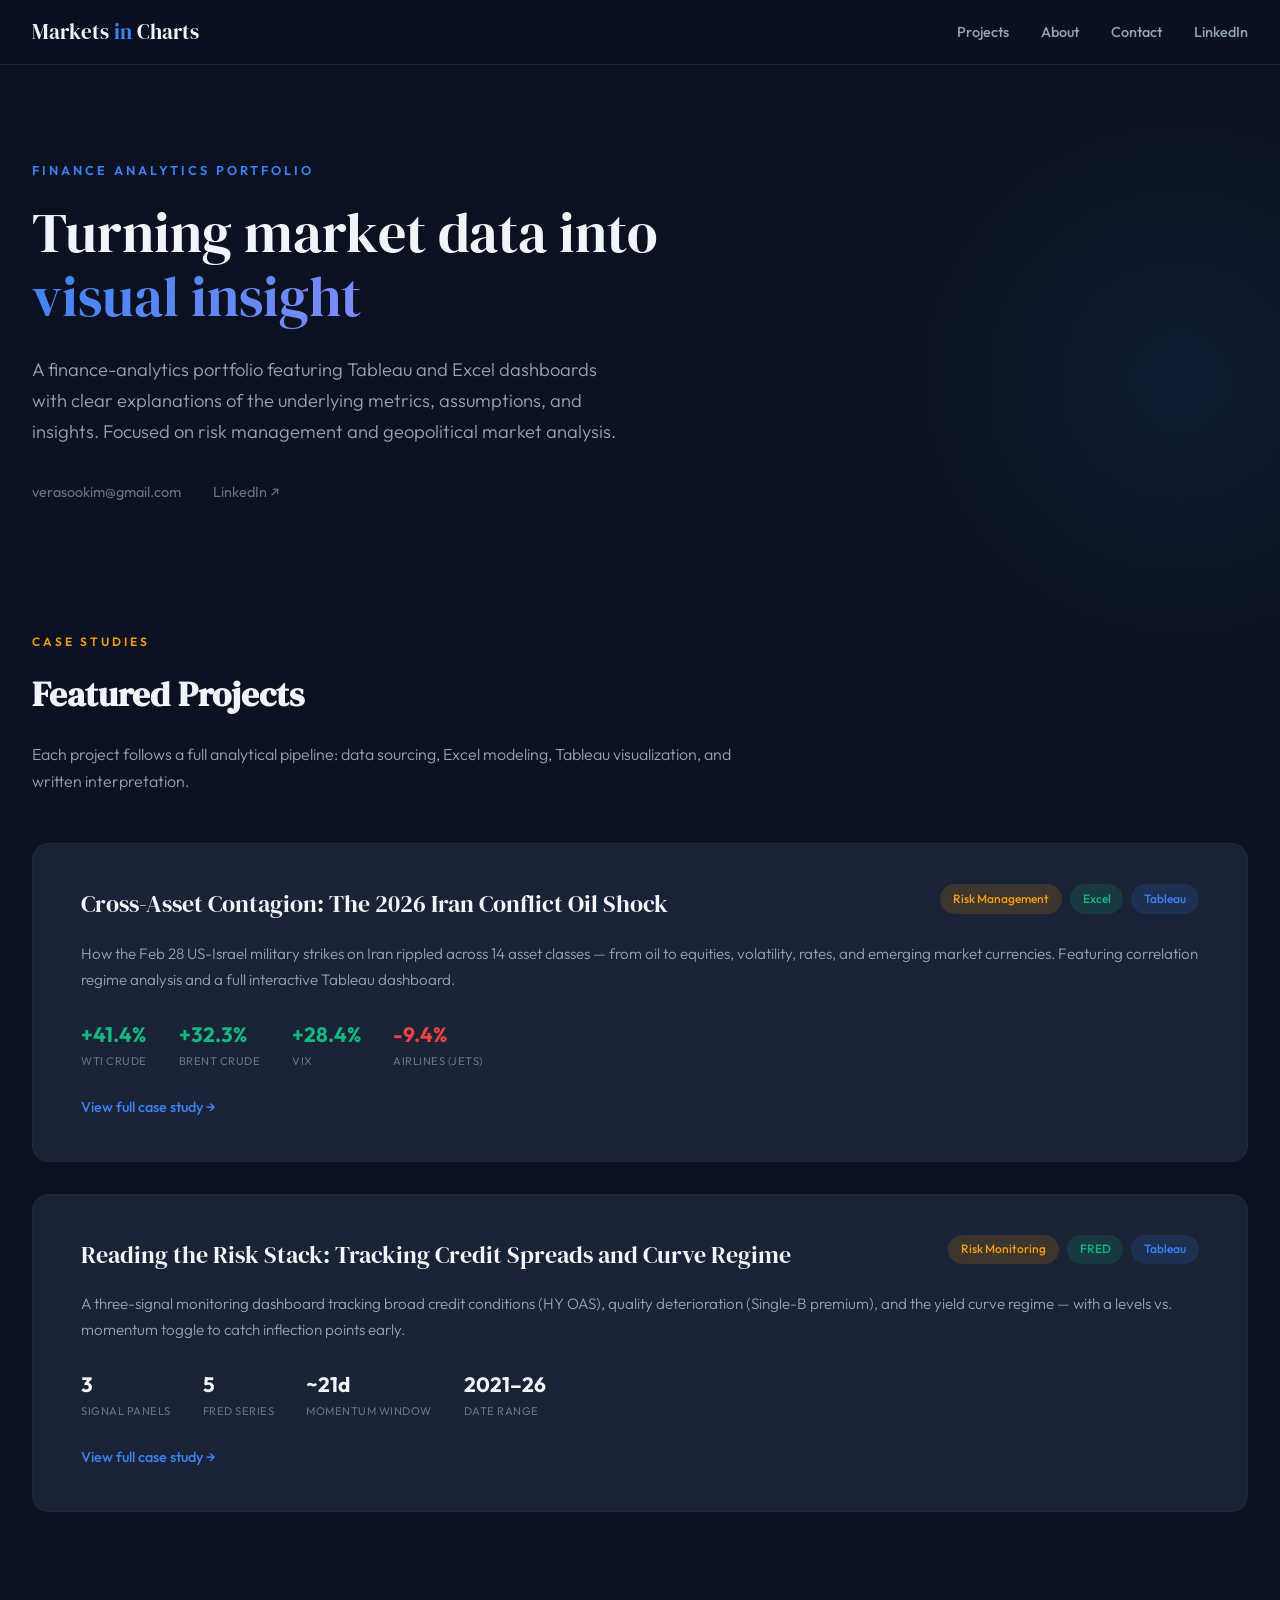
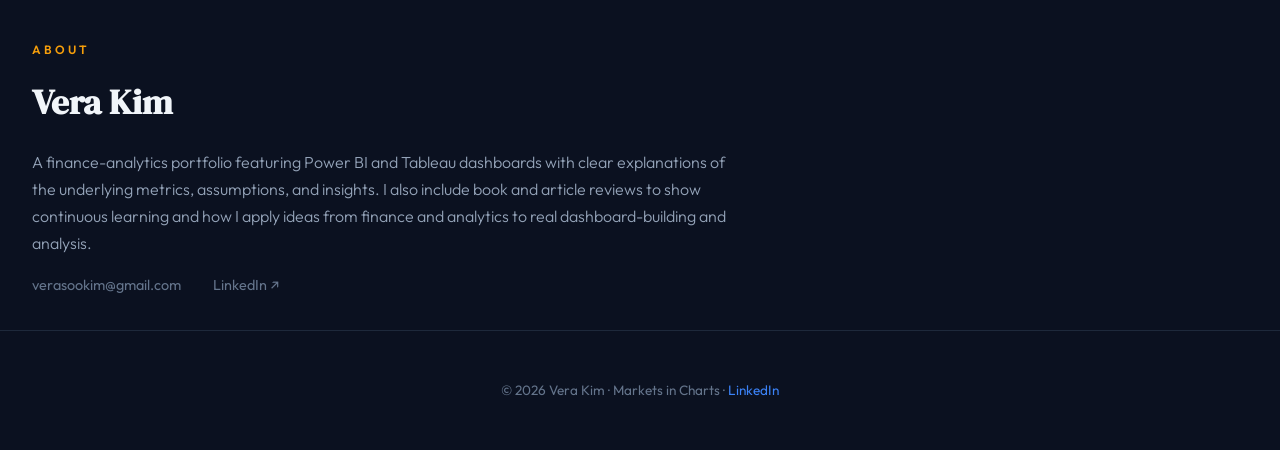
<file: index.html>
<!DOCTYPE html>
<html lang="en">
<head>
    <meta charset="UTF-8">
    <meta name="viewport" content="width=device-width, initial-scale=1.0">
    <title>Markets in Charts | Vera Kim</title>
    <link href="https://fonts.googleapis.com/css2?family=DM+Serif+Display&family=Outfit:wght@300;400;500;600;700&display=swap" rel="stylesheet">
    <link rel="stylesheet" href="/css/style.css">
</head>
<body>

<nav><div class="nav-inner">
    <a href="/" class="nav-logo">Markets <span>in</span> Charts</a>
    <ul class="nav-links">
        <li><a href="/#projects">Projects</a></li>
        <li><a href="/#about">About</a></li>
        <li><a href="mailto:verasookim@gmail.com">Contact</a></li>
        <li><a href="https://www.linkedin.com/in/vera-sookyung-kim/" target="_blank">LinkedIn</a></li>
    </ul> 
</div></nav>

<header class="hero"><div class="fade-in">
    <p class="hero-eyebrow">Finance Analytics Portfolio</p>
    <h1>Turning market data into <em>visual insight</em></h1>
    <p class="hero-subtitle">A finance-analytics portfolio featuring Tableau and Excel dashboards with clear explanations of the underlying metrics, assumptions, and insights. Focused on risk management and geopolitical market analysis.</p>
    <div class="hero-meta">
        <a href="mailto:verasookim@gmail.com">verasookim@gmail.com</a>
        <a href="https://www.linkedin.com/in/vera-sookyung-kim/" target="_blank">LinkedIn &#8599;</a>
    </div>
</div></header>

<section id="projects"><div class="container">
    <p class="section-label">Case Studies</p>
    <h2 class="section-title">Featured Projects</h2>
    <p class="section-desc">Each project follows a full analytical pipeline: data sourcing, Excel modeling, Tableau visualization, and written interpretation.</p>

    <div class="project-grid">

        <!-- PROJECT 1: Iran Conflict -->
        <a href="projects/iran-conflict.html" class="preview-card fade-in">
            <div class="preview-card-inner">
                <div class="preview-card-top">
                    <h3>Cross-Asset Contagion: The 2026 Iran Conflict Oil Shock</h3>
                    <div class="project-tags">
                        <span class="tag tag-risk">Risk Management</span>
                        <span class="tag tag-excel">Excel</span>
                        <span class="tag tag-tableau">Tableau</span>
                    </div>
                </div>
                <p>How the Feb 28 US-Israel military strikes on Iran rippled across 14 asset classes &mdash; from oil to equities, volatility, rates, and emerging market currencies. Featuring correlation regime analysis and a full interactive Tableau dashboard.</p>
                <div class="preview-metrics">
                    <div>
                        <div class="preview-metric-value" style="color: var(--accent-green);">+41.4%</div>
                        <div class="preview-metric-label">WTI Crude</div>
                    </div>
                    <div>
                        <div class="preview-metric-value" style="color: var(--accent-green);">+32.3%</div>
                        <div class="preview-metric-label">Brent Crude</div>
                    </div>
                    <div>
                        <div class="preview-metric-value" style="color: var(--accent-green);">+28.4%</div>
                        <div class="preview-metric-label">VIX</div>
                    </div>
                    <div>
                        <div class="preview-metric-value" style="color: var(--accent-red);">-9.4%</div>
                        <div class="preview-metric-label">Airlines (JETS)</div>
                    </div>
                </div>
                <div class="preview-cta">View full case study &#8594;</div>
            </div>
        </a>

        <!-- PROJECT 2: Market Pulse Dashboard -->
        <a href="projects/reading-the-risk-stack.html" class="preview-card fade-in fade-in-d1">
            <div class="preview-card-inner">
                <div class="preview-card-top">
                    <h3>Reading the Risk Stack: Tracking Credit Spreads and Curve Regime</h3>
                    <div class="project-tags">
                        <span class="tag tag-risk">Risk Monitoring</span>
                        <span class="tag tag-excel">FRED</span>
                        <span class="tag tag-tableau">Tableau</span>
                    </div>
                </div>
                <p>A three-signal monitoring dashboard tracking broad credit conditions (HY OAS), quality deterioration (Single-B premium), and the yield curve regime &mdash; with a levels vs. momentum toggle to catch inflection points early.</p>
                <div class="preview-metrics">
                    <div>
                        <div class="preview-metric-value">3</div>
                        <div class="preview-metric-label">Signal Panels</div>
                    </div>
                    <div>
                        <div class="preview-metric-value">5</div>
                        <div class="preview-metric-label">FRED Series</div>
                    </div>
                    <div>
                        <div class="preview-metric-value">~21d</div>
                        <div class="preview-metric-label">Momentum Window</div>
                    </div>
                    <div>
                        <div class="preview-metric-value">2021&ndash;26</div>
                        <div class="preview-metric-label">Date Range</div>
                    </div>
                </div>
                <div class="preview-cta">View full case study &#8594;</div>
            </div>
        </a>

    </div>
</div></section>

<section id="about" style="padding-bottom: 2rem;"><div class="container">
    <p class="section-label">About</p>
    <h2 class="section-title">Vera Kim</h2>
    <p class="section-desc" style="margin-bottom: 1rem;">A finance-analytics portfolio featuring Power BI and Tableau dashboards with clear explanations of the underlying metrics, assumptions, and insights. I also include book and article reviews to show continuous learning and how I apply ideas from finance and analytics to real dashboard-building and analysis.</p>
    <div class="hero-meta">
        <a href="mailto:verasookim@gmail.com">verasookim@gmail.com</a>
        <a href="https://www.linkedin.com/in/vera-sookyung-kim/" target="_blank">LinkedIn &#8599;</a>
    </div>
</div></section>

<footer><p>&copy; 2026 Vera Kim &middot; Markets in Charts &middot; <a href="https://www.linkedin.com/in/vera-sookyung-kim/" target="_blank">LinkedIn</a></p></footer>

</body>
</html>
</file>
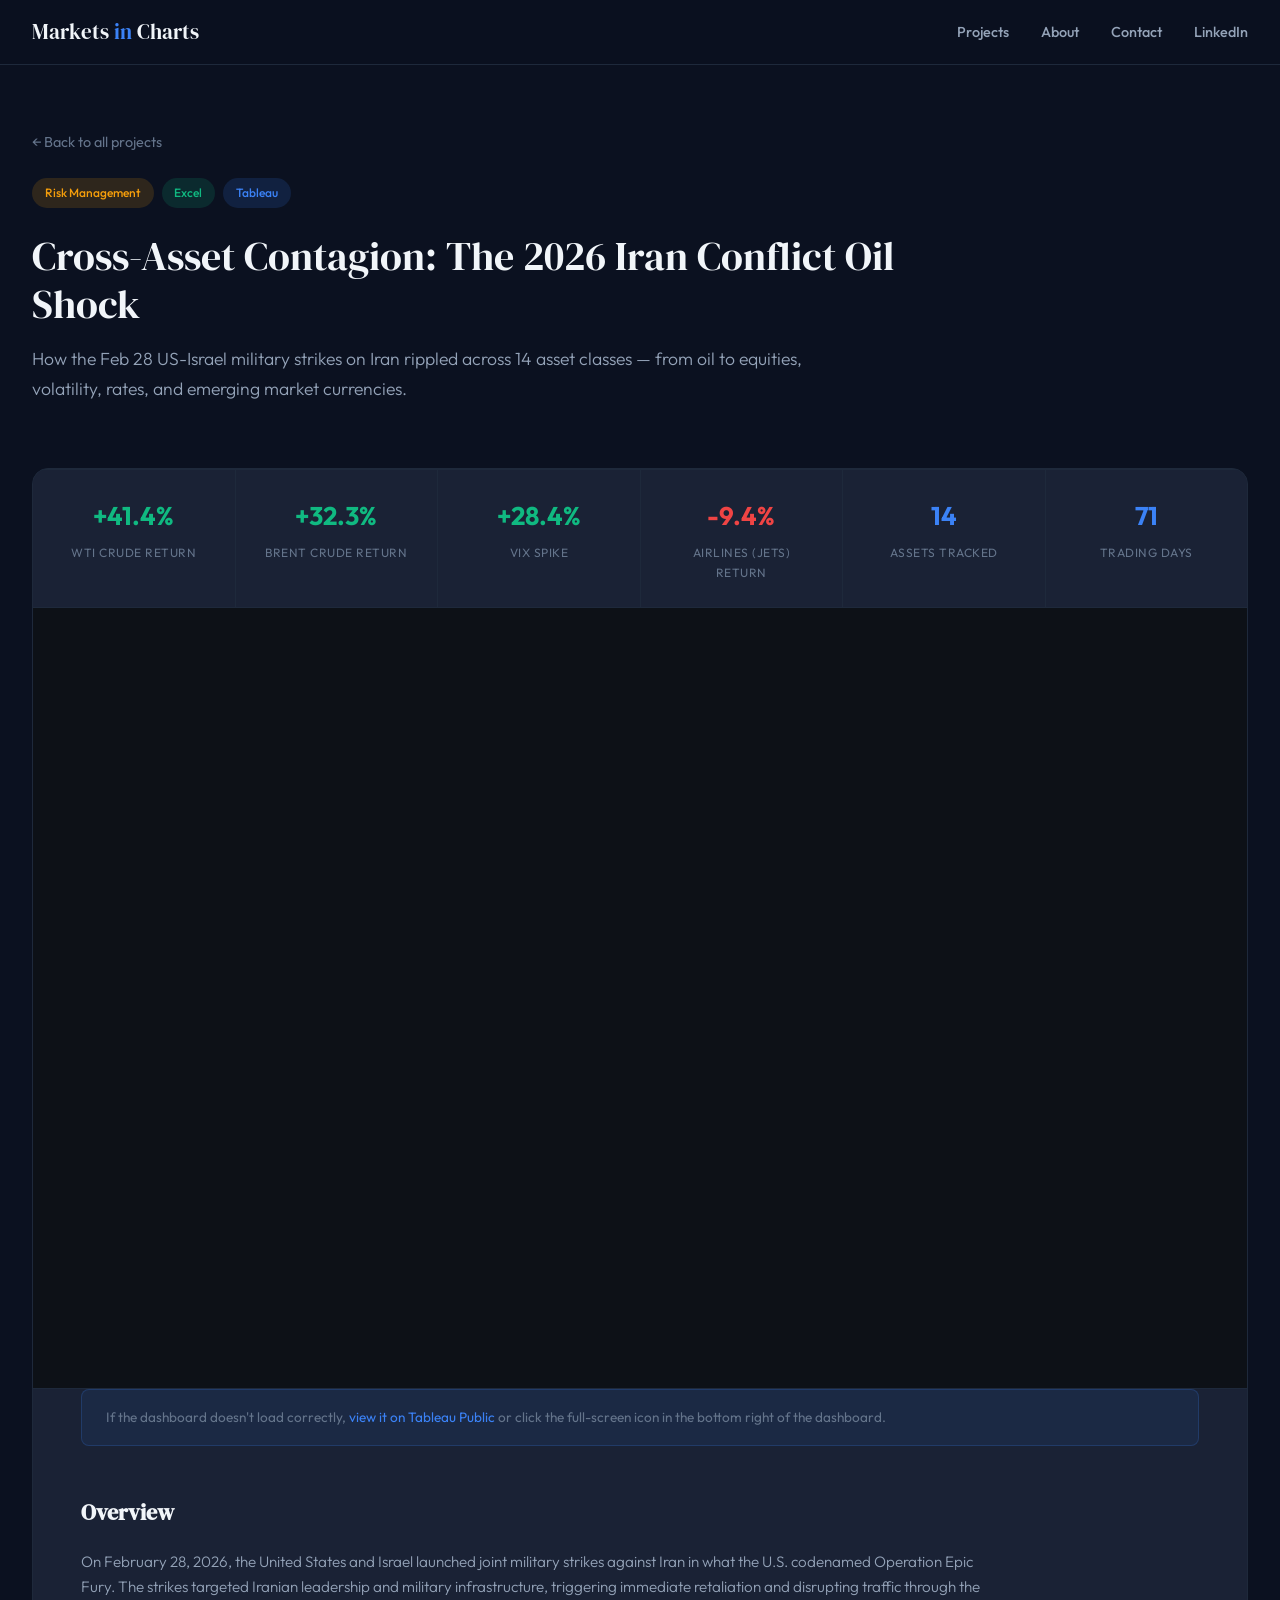
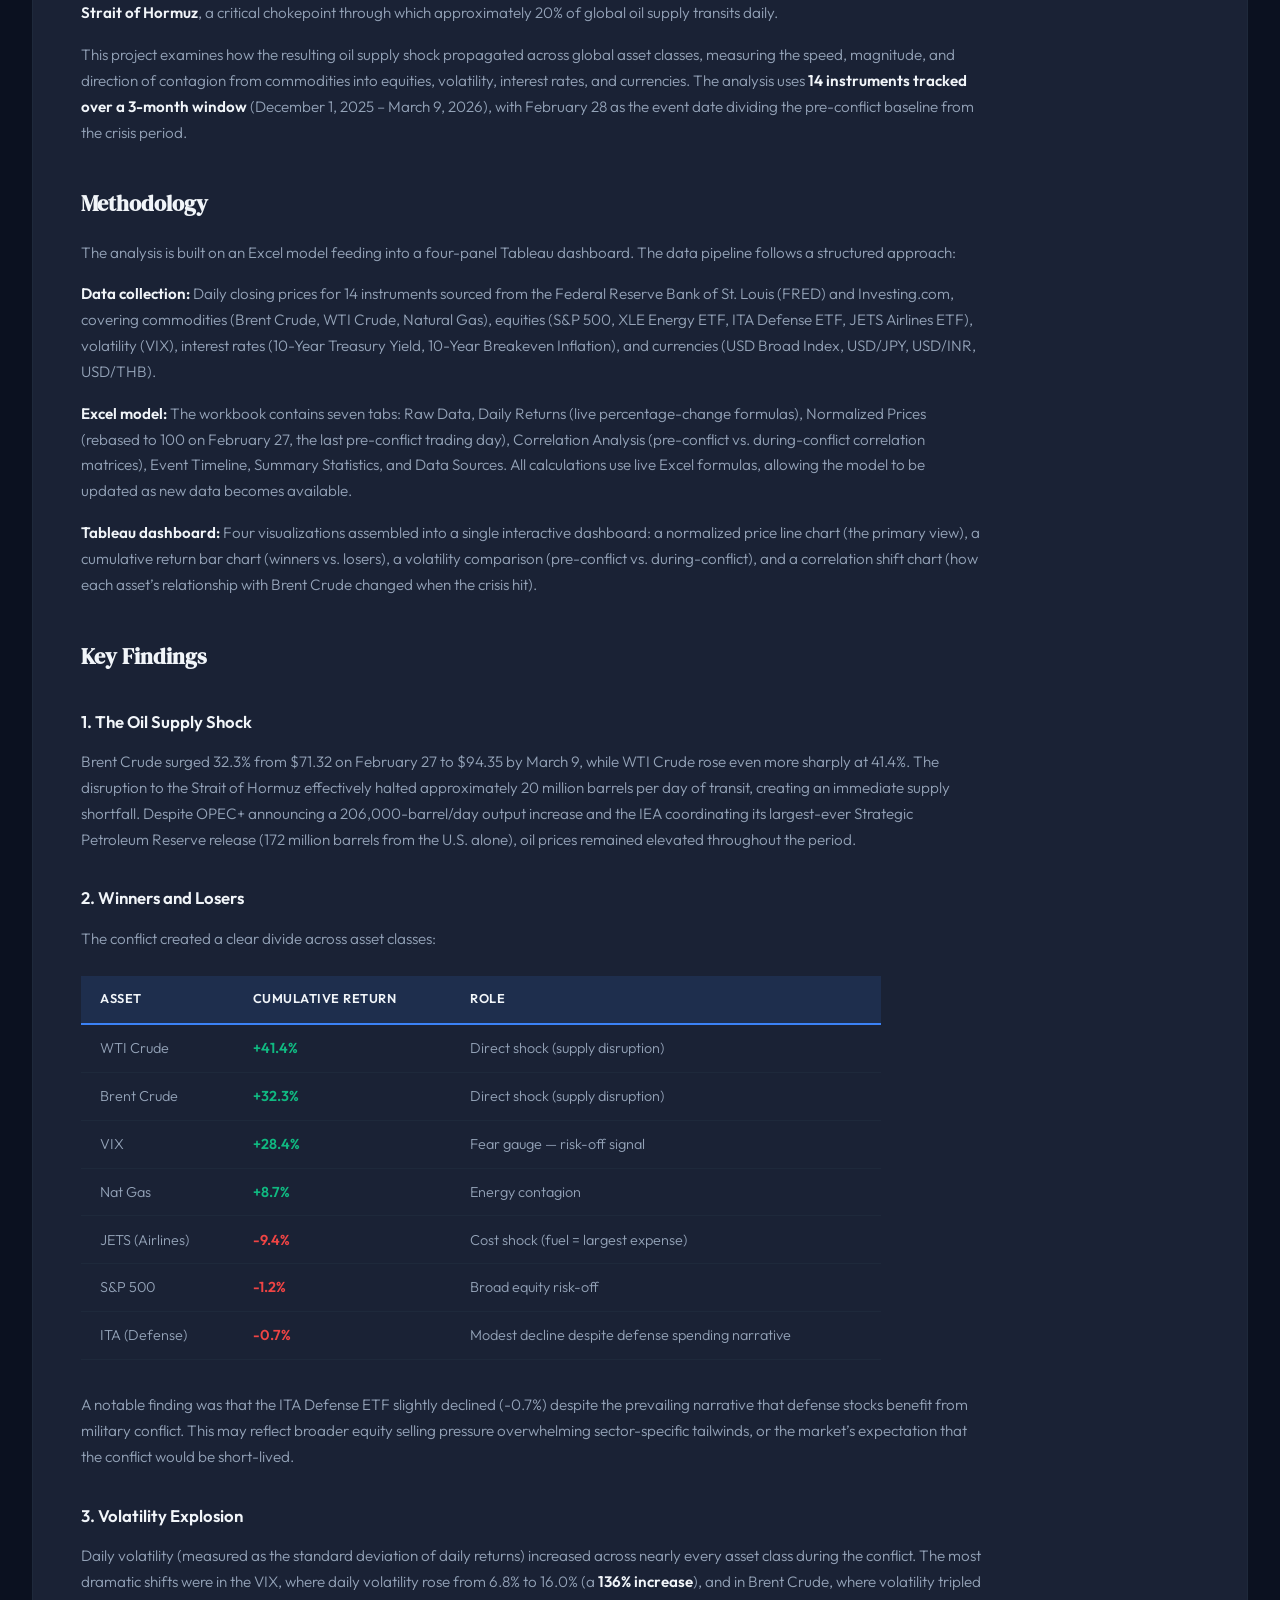
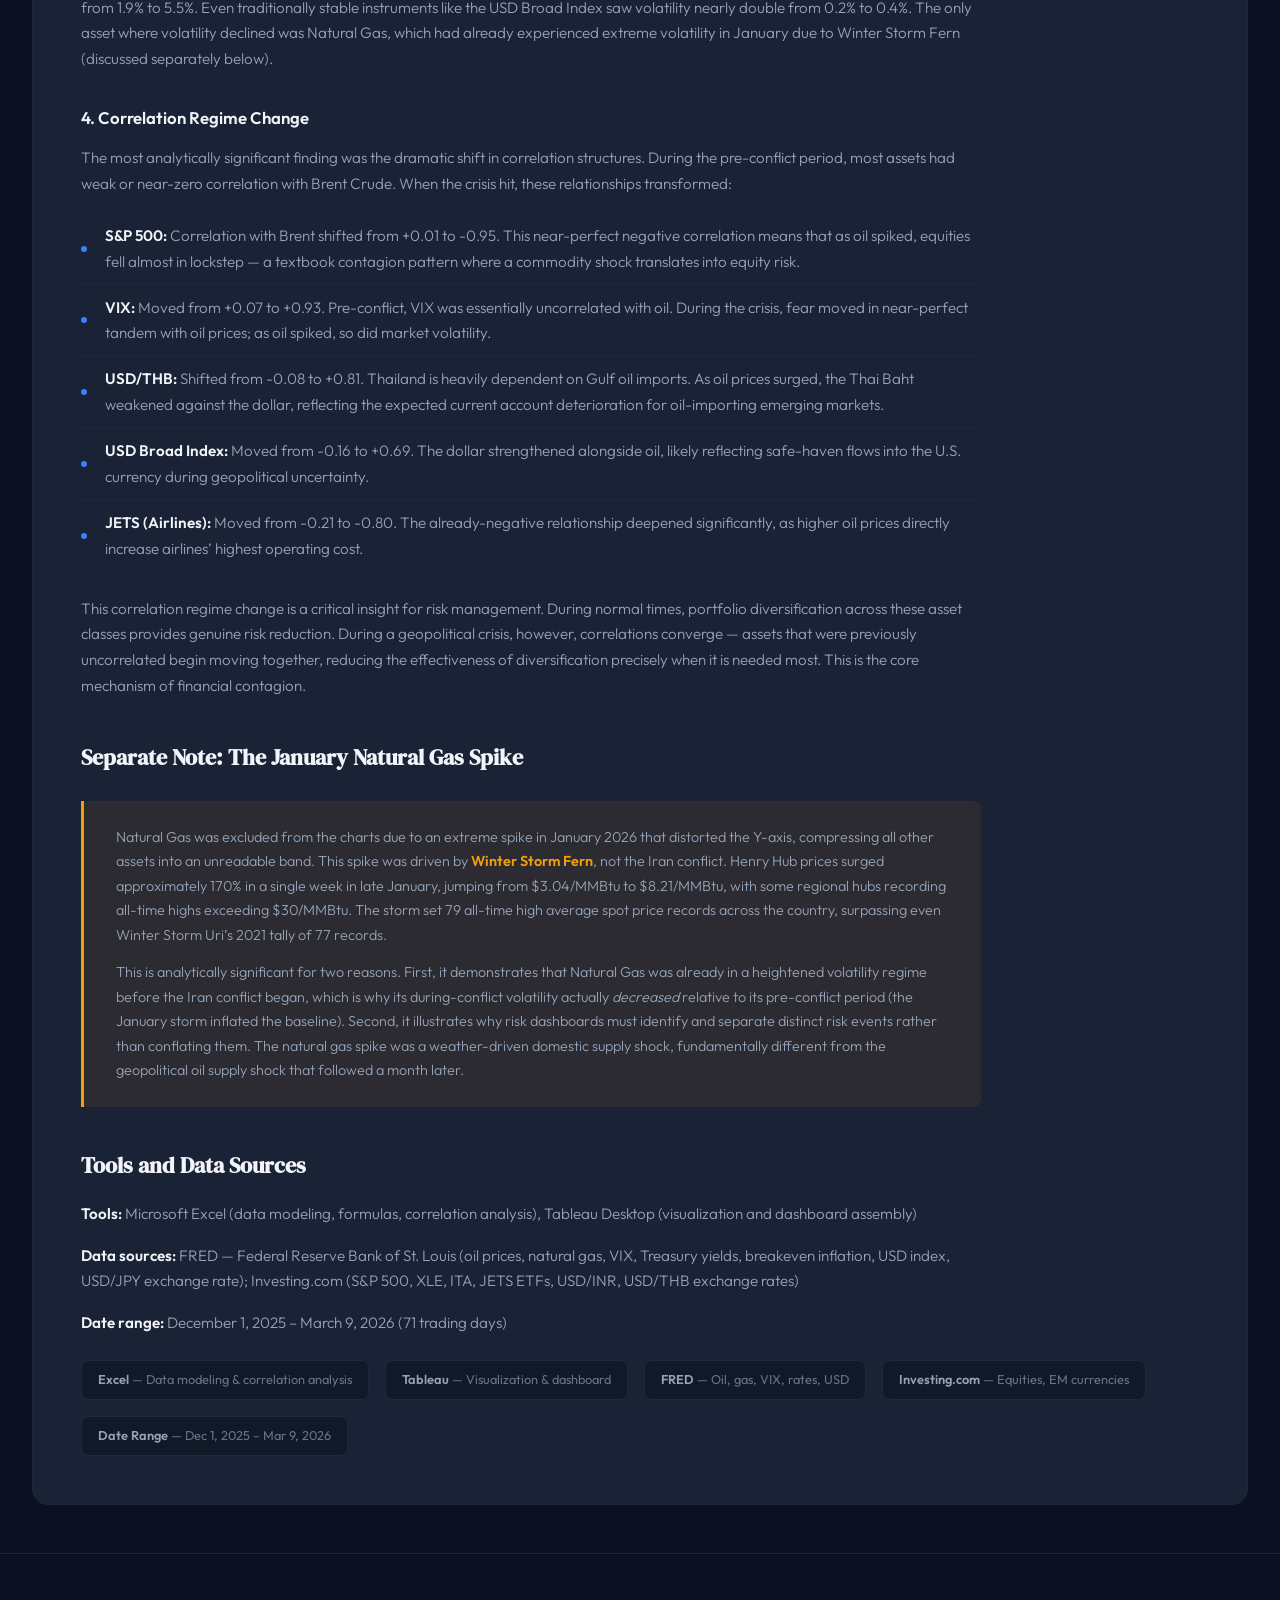
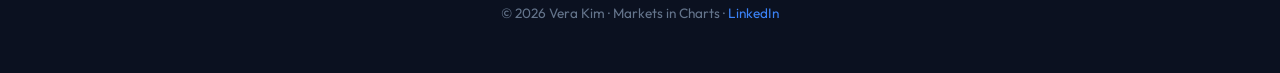
<file: projects/iran-conflict.html>
<!DOCTYPE html>
<html lang="en">
<head>
    <meta charset="UTF-8">
    <meta name="viewport" content="width=device-width, initial-scale=1.0">
    <title>Iran Conflict Oil Shock | Markets in Charts</title>
    <link href="https://fonts.googleapis.com/css2?family=DM+Serif+Display&family=Outfit:wght@300;400;500;600;700&display=swap" rel="stylesheet">
    <link rel="stylesheet" href="/css/style.css">
</head>
<body>

<nav><div class="nav-inner">
    <a href="/" class="nav-logo">Markets <span>in</span> Charts</a>
    <ul class="nav-links">
        <li><a href="/#projects">Projects</a></li>
        <li><a href="/#about">About</a></li>
        <li><a href="mailto:verasookim@gmail.com">Contact</a></li>
        <li><a href="https://www.linkedin.com/in/vera-sookyung-kim/" target="_blank">LinkedIn</a></li>
    </ul>
</div></nav>

<div class="project-page-header">
    <a href="/" class="back-link">&#8592; Back to all projects</a>
    <div class="project-tags" style="margin-bottom: 1.5rem;">
        <span class="tag tag-risk">Risk Management</span>
        <span class="tag tag-excel">Excel</span>
        <span class="tag tag-tableau">Tableau</span>
    </div>
    <h1>Cross-Asset Contagion: The 2026 Iran Conflict Oil Shock</h1>
    <p class="project-page-subtitle">How the Feb 28 US-Israel military strikes on Iran rippled across 14 asset classes &mdash; from oil to equities, volatility, rates, and emerging market currencies.</p>
</div>

<article class="project-card">

    <div class="metrics-bar">
        <div class="metric"><div class="metric-value up">+41.4%</div><div class="metric-label">WTI Crude Return</div></div>
        <div class="metric"><div class="metric-value up">+32.3%</div><div class="metric-label">Brent Crude Return</div></div>
        <div class="metric"><div class="metric-value up">+28.4%</div><div class="metric-label">VIX Spike</div></div>
        <div class="metric"><div class="metric-value down">-9.4%</div><div class="metric-label">Airlines (JETS) Return</div></div>
        <div class="metric"><div class="metric-value neutral">14</div><div class="metric-label">Assets Tracked</div></div>
        <div class="metric"><div class="metric-value neutral">71</div><div class="metric-label">Trading Days</div></div>
    </div>

    <div class="tableau-wrapper">
        <iframe src="https://public.tableau.com/views/IranConflictOilShock/IranConflictCross-AssetContagion?:embed=y&:display_count=yes&:showVizHome=no&:toolbar=yes" allowfullscreen></iframe>
    </div>

    <div class="embed-note">
        If the dashboard doesn't load correctly, <a href="https://public.tableau.com/views/IranConflictOilShock/IranConflictCross-AssetContagion" target="_blank">view it on Tableau Public</a> or click the full-screen icon in the bottom right of the dashboard.
    </div>

    <div class="writeup">

        <h3>Overview</h3>
        <p>On February 28, 2026, the United States and Israel launched joint military strikes against Iran in what the U.S. codenamed Operation Epic Fury. The strikes targeted Iranian leadership and military infrastructure, triggering immediate retaliation and disrupting traffic through the <strong>Strait of Hormuz</strong>, a critical chokepoint through which approximately 20% of global oil supply transits daily.</p>
        <p>This project examines how the resulting oil supply shock propagated across global asset classes, measuring the speed, magnitude, and direction of contagion from commodities into equities, volatility, interest rates, and currencies. The analysis uses <strong>14 instruments tracked over a 3-month window</strong> (December 1, 2025 &ndash; March 9, 2026), with February 28 as the event date dividing the pre-conflict baseline from the crisis period.</p>

        <h3>Methodology</h3>
        <p>The analysis is built on an Excel model feeding into a four-panel Tableau dashboard. The data pipeline follows a structured approach:</p>
        <p><strong>Data collection:</strong> Daily closing prices for 14 instruments sourced from the Federal Reserve Bank of St. Louis (FRED) and Investing.com, covering commodities (Brent Crude, WTI Crude, Natural Gas), equities (S&amp;P 500, XLE Energy ETF, ITA Defense ETF, JETS Airlines ETF), volatility (VIX), interest rates (10-Year Treasury Yield, 10-Year Breakeven Inflation), and currencies (USD Broad Index, USD/JPY, USD/INR, USD/THB).</p>
        <p><strong>Excel model:</strong> The workbook contains seven tabs: Raw Data, Daily Returns (live percentage-change formulas), Normalized Prices (rebased to 100 on February 27, the last pre-conflict trading day), Correlation Analysis (pre-conflict vs. during-conflict correlation matrices), Event Timeline, Summary Statistics, and Data Sources. All calculations use live Excel formulas, allowing the model to be updated as new data becomes available.</p>
        <p><strong>Tableau dashboard:</strong> Four visualizations assembled into a single interactive dashboard: a normalized price line chart (the primary view), a cumulative return bar chart (winners vs. losers), a volatility comparison (pre-conflict vs. during-conflict), and a correlation shift chart (how each asset&rsquo;s relationship with Brent Crude changed when the crisis hit).</p>

        <h3>Key Findings</h3>

        <h4>1. The Oil Supply Shock</h4>
        <p>Brent Crude surged 32.3% from $71.32 on February 27 to $94.35 by March 9, while WTI Crude rose even more sharply at 41.4%. The disruption to the Strait of Hormuz effectively halted approximately 20 million barrels per day of transit, creating an immediate supply shortfall. Despite OPEC+ announcing a 206,000-barrel/day output increase and the IEA coordinating its largest-ever Strategic Petroleum Reserve release (172 million barrels from the U.S. alone), oil prices remained elevated throughout the period.</p>

        <h4>2. Winners and Losers</h4>
        <p>The conflict created a clear divide across asset classes:</p>
        <table class="data-table">
            <thead><tr><th>Asset</th><th>Cumulative Return</th><th>Role</th></tr></thead>
            <tbody>
                <tr><td>WTI Crude</td><td class="val-up">+41.4%</td><td>Direct shock (supply disruption)</td></tr>
                <tr><td>Brent Crude</td><td class="val-up">+32.3%</td><td>Direct shock (supply disruption)</td></tr>
                <tr><td>VIX</td><td class="val-up">+28.4%</td><td>Fear gauge &mdash; risk-off signal</td></tr>
                <tr><td>Nat Gas</td><td class="val-up">+8.7%</td><td>Energy contagion</td></tr>
                <tr><td>JETS (Airlines)</td><td class="val-down">-9.4%</td><td>Cost shock (fuel = largest expense)</td></tr>
                <tr><td>S&amp;P 500</td><td class="val-down">-1.2%</td><td>Broad equity risk-off</td></tr>
                <tr><td>ITA (Defense)</td><td class="val-down">-0.7%</td><td>Modest decline despite defense spending narrative</td></tr>
            </tbody>
        </table>
        <p>A notable finding was that the ITA Defense ETF slightly declined (-0.7%) despite the prevailing narrative that defense stocks benefit from military conflict. This may reflect broader equity selling pressure overwhelming sector-specific tailwinds, or the market&rsquo;s expectation that the conflict would be short-lived.</p>

        <h4>3. Volatility Explosion</h4>
        <p>Daily volatility (measured as the standard deviation of daily returns) increased across nearly every asset class during the conflict. The most dramatic shifts were in the VIX, where daily volatility rose from 6.8% to 16.0% (a <strong>136% increase</strong>), and in Brent Crude, where volatility tripled from 1.9% to 5.5%. Even traditionally stable instruments like the USD Broad Index saw volatility nearly double from 0.2% to 0.4%. The only asset where volatility declined was Natural Gas, which had already experienced extreme volatility in January due to Winter Storm Fern (discussed separately below).</p>

        <h4>4. Correlation Regime Change</h4>
        <p>The most analytically significant finding was the dramatic shift in correlation structures. During the pre-conflict period, most assets had weak or near-zero correlation with Brent Crude. When the crisis hit, these relationships transformed:</p>
        <ul>
            <li><strong>S&amp;P 500:</strong> Correlation with Brent shifted from +0.01 to -0.95. This near-perfect negative correlation means that as oil spiked, equities fell almost in lockstep &mdash; a textbook contagion pattern where a commodity shock translates into equity risk.</li>
            <li><strong>VIX:</strong> Moved from +0.07 to +0.93. Pre-conflict, VIX was essentially uncorrelated with oil. During the crisis, fear moved in near-perfect tandem with oil prices; as oil spiked, so did market volatility.</li>
            <li><strong>USD/THB:</strong> Shifted from -0.08 to +0.81. Thailand is heavily dependent on Gulf oil imports. As oil prices surged, the Thai Baht weakened against the dollar, reflecting the expected current account deterioration for oil-importing emerging markets.</li>
            <li><strong>USD Broad Index:</strong> Moved from -0.16 to +0.69. The dollar strengthened alongside oil, likely reflecting safe-haven flows into the U.S. currency during geopolitical uncertainty.</li>
            <li><strong>JETS (Airlines):</strong> Moved from -0.21 to -0.80. The already-negative relationship deepened significantly, as higher oil prices directly increase airlines&rsquo; highest operating cost.</li>
        </ul>
        <p>This correlation regime change is a critical insight for risk management. During normal times, portfolio diversification across these asset classes provides genuine risk reduction. During a geopolitical crisis, however, correlations converge &mdash; assets that were previously uncorrelated begin moving together, reducing the effectiveness of diversification precisely when it is needed most. This is the core mechanism of financial contagion.</p>

        <h3>Separate Note: The January Natural Gas Spike</h3>
        <div class="callout">
            <p>Natural Gas was excluded from the charts due to an extreme spike in January 2026 that distorted the Y-axis, compressing all other assets into an unreadable band. This spike was driven by <strong>Winter Storm Fern</strong>, not the Iran conflict. Henry Hub prices surged approximately 170% in a single week in late January, jumping from $3.04/MMBtu to $8.21/MMBtu, with some regional hubs recording all-time highs exceeding $30/MMBtu. The storm set 79 all-time high average spot price records across the country, surpassing even Winter Storm Uri&rsquo;s 2021 tally of 77 records.</p>
            <p>This is analytically significant for two reasons. First, it demonstrates that Natural Gas was already in a heightened volatility regime before the Iran conflict began, which is why its during-conflict volatility actually <em>decreased</em> relative to its pre-conflict period (the January storm inflated the baseline). Second, it illustrates why risk dashboards must identify and separate distinct risk events rather than conflating them. The natural gas spike was a weather-driven domestic supply shock, fundamentally different from the geopolitical oil supply shock that followed a month later.</p>
        </div>

        <h3>Tools and Data Sources</h3>
        <p><strong>Tools:</strong> Microsoft Excel (data modeling, formulas, correlation analysis), Tableau Desktop (visualization and dashboard assembly)</p>
        <p><strong>Data sources:</strong> FRED &mdash; Federal Reserve Bank of St. Louis (oil prices, natural gas, VIX, Treasury yields, breakeven inflation, USD index, USD/JPY exchange rate); Investing.com (S&amp;P 500, XLE, ITA, JETS ETFs, USD/INR, USD/THB exchange rates)</p>
        <p><strong>Date range:</strong> December 1, 2025 &ndash; March 9, 2026 (71 trading days)</p>
        <div class="sources">
            <div class="source-chip"><strong>Excel</strong> &mdash; Data modeling &amp; correlation analysis</div>
            <div class="source-chip"><strong>Tableau</strong> &mdash; Visualization &amp; dashboard</div>
            <div class="source-chip"><strong>FRED</strong> &mdash; Oil, gas, VIX, rates, USD</div>
            <div class="source-chip"><strong>Investing.com</strong> &mdash; Equities, EM currencies</div>
            <div class="source-chip"><strong>Date Range</strong> &mdash; Dec 1, 2025 &ndash; Mar 9, 2026</div>
        </div>
    </div>
</article>

<footer><p>&copy; 2026 Vera Kim &middot; Markets in Charts &middot; <a href="https://www.linkedin.com/in/vera-sookyung-kim/" target="_blank">LinkedIn</a></p></footer>

</body>
</html>
</file>
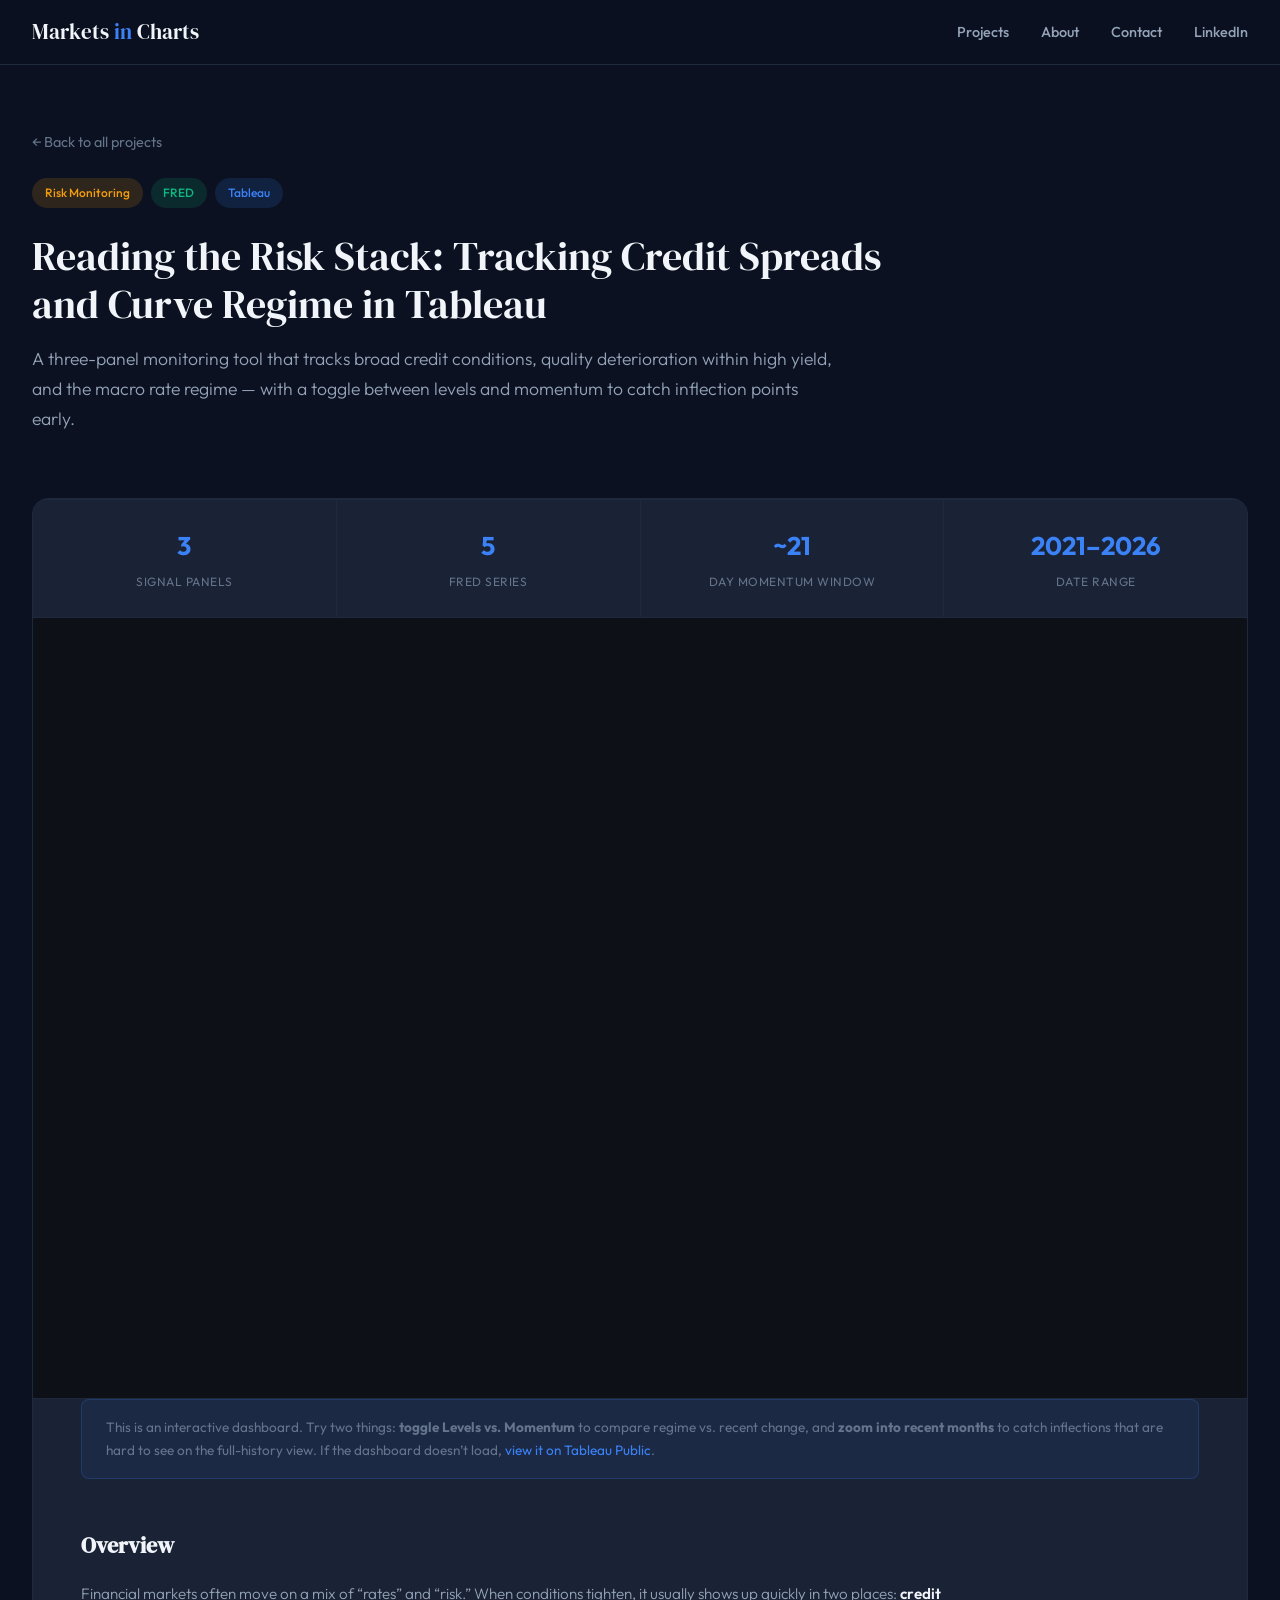
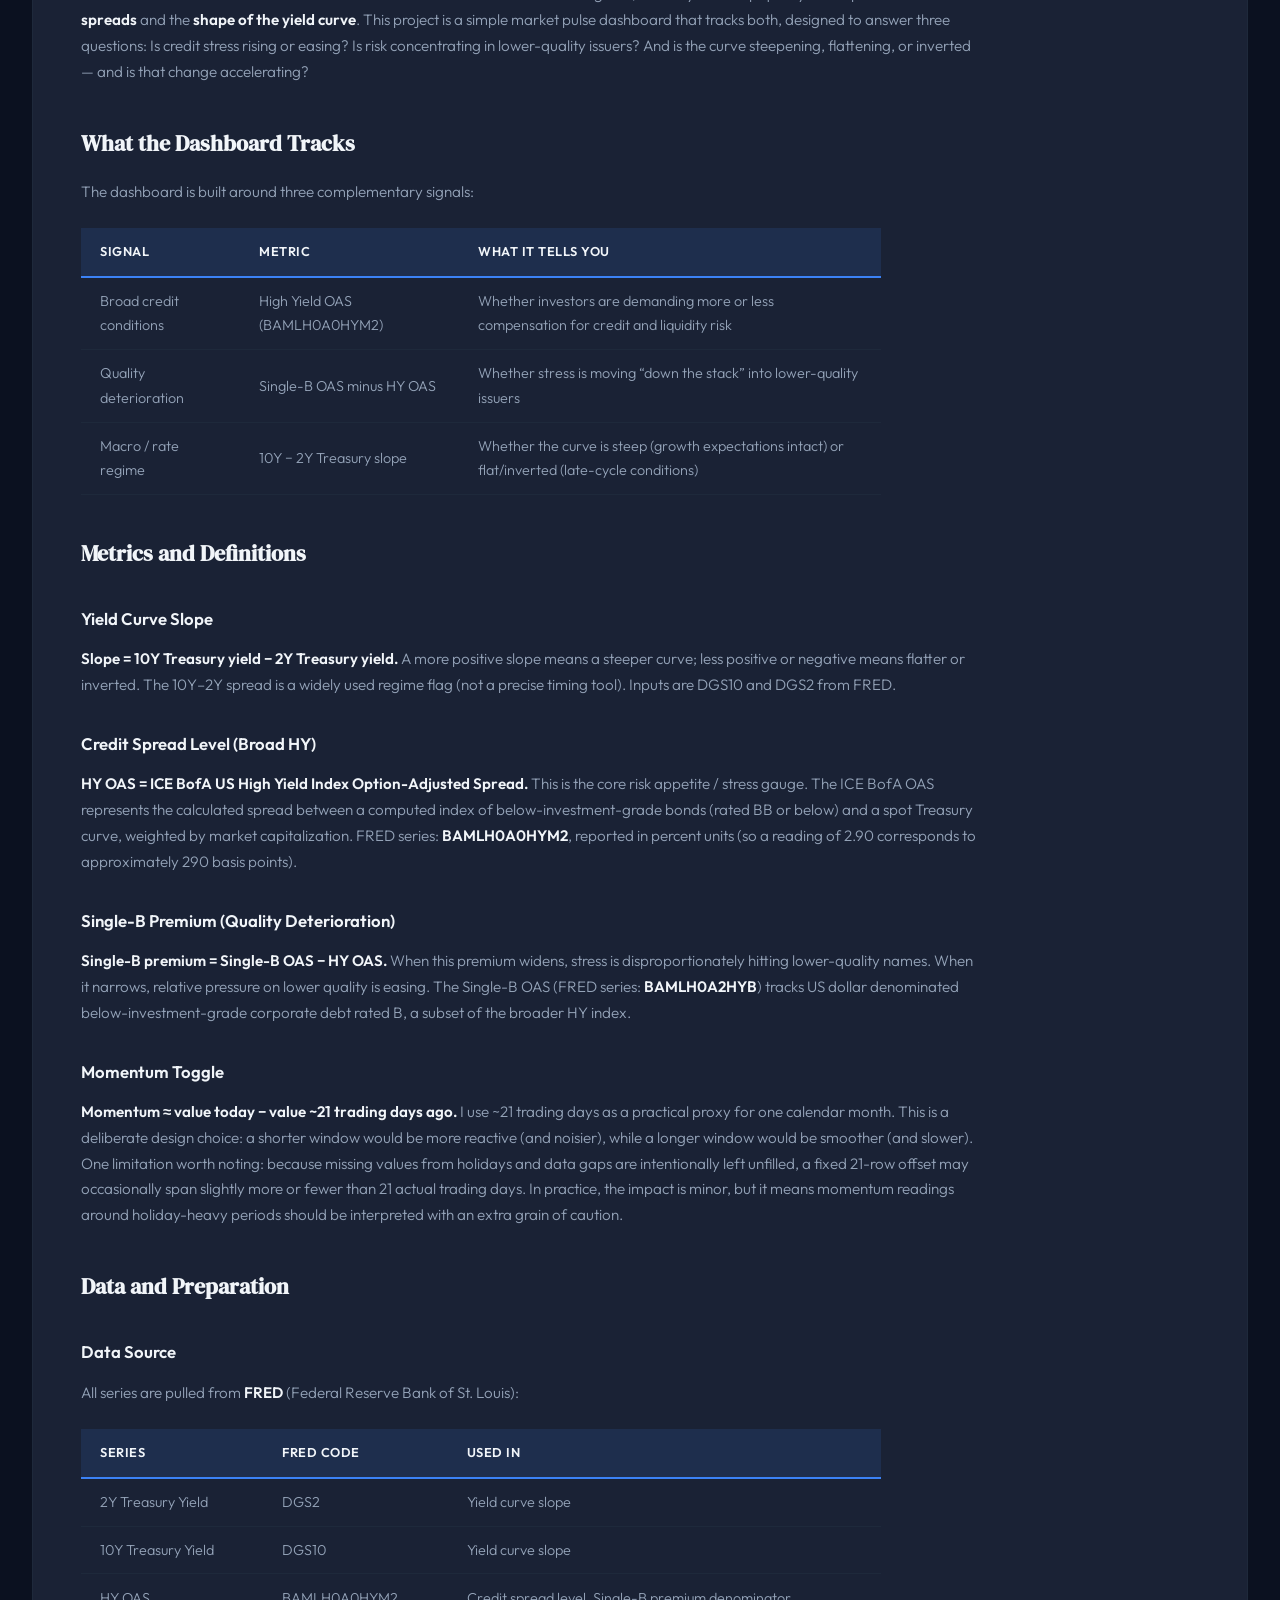
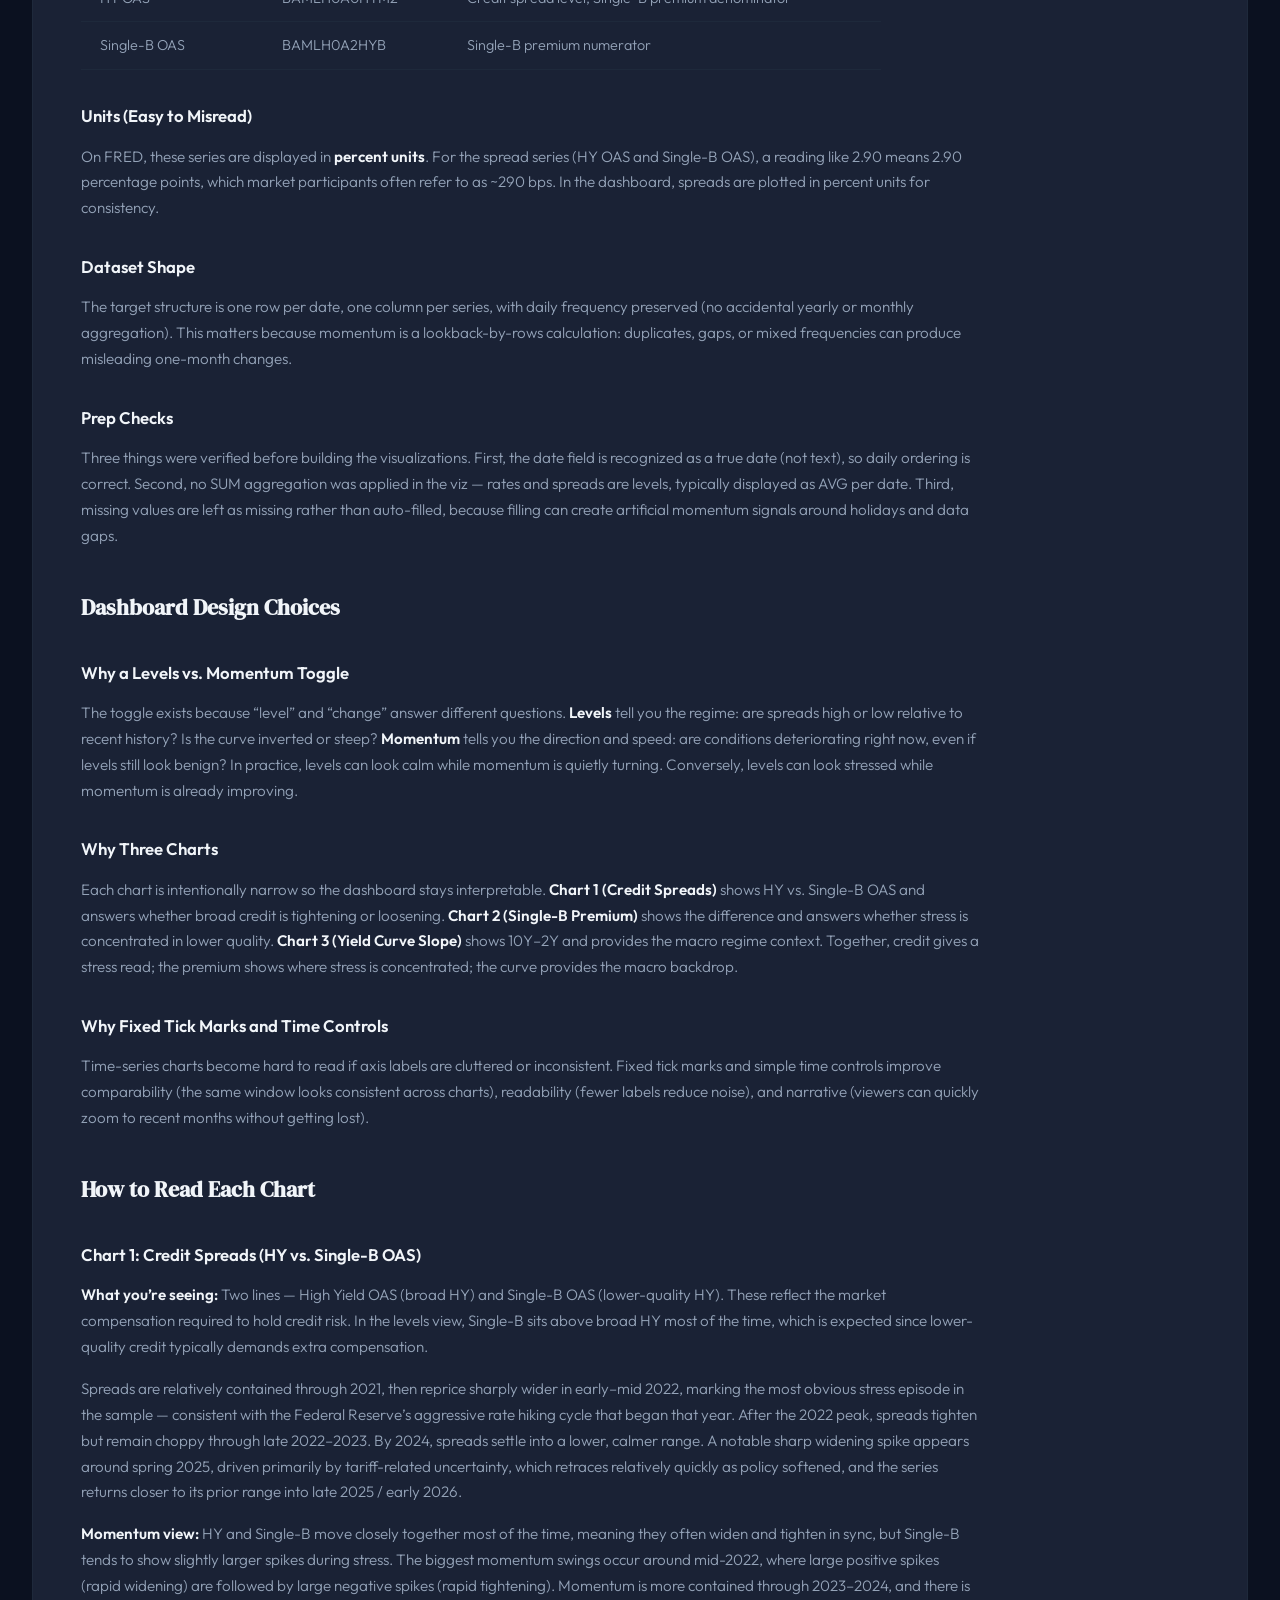
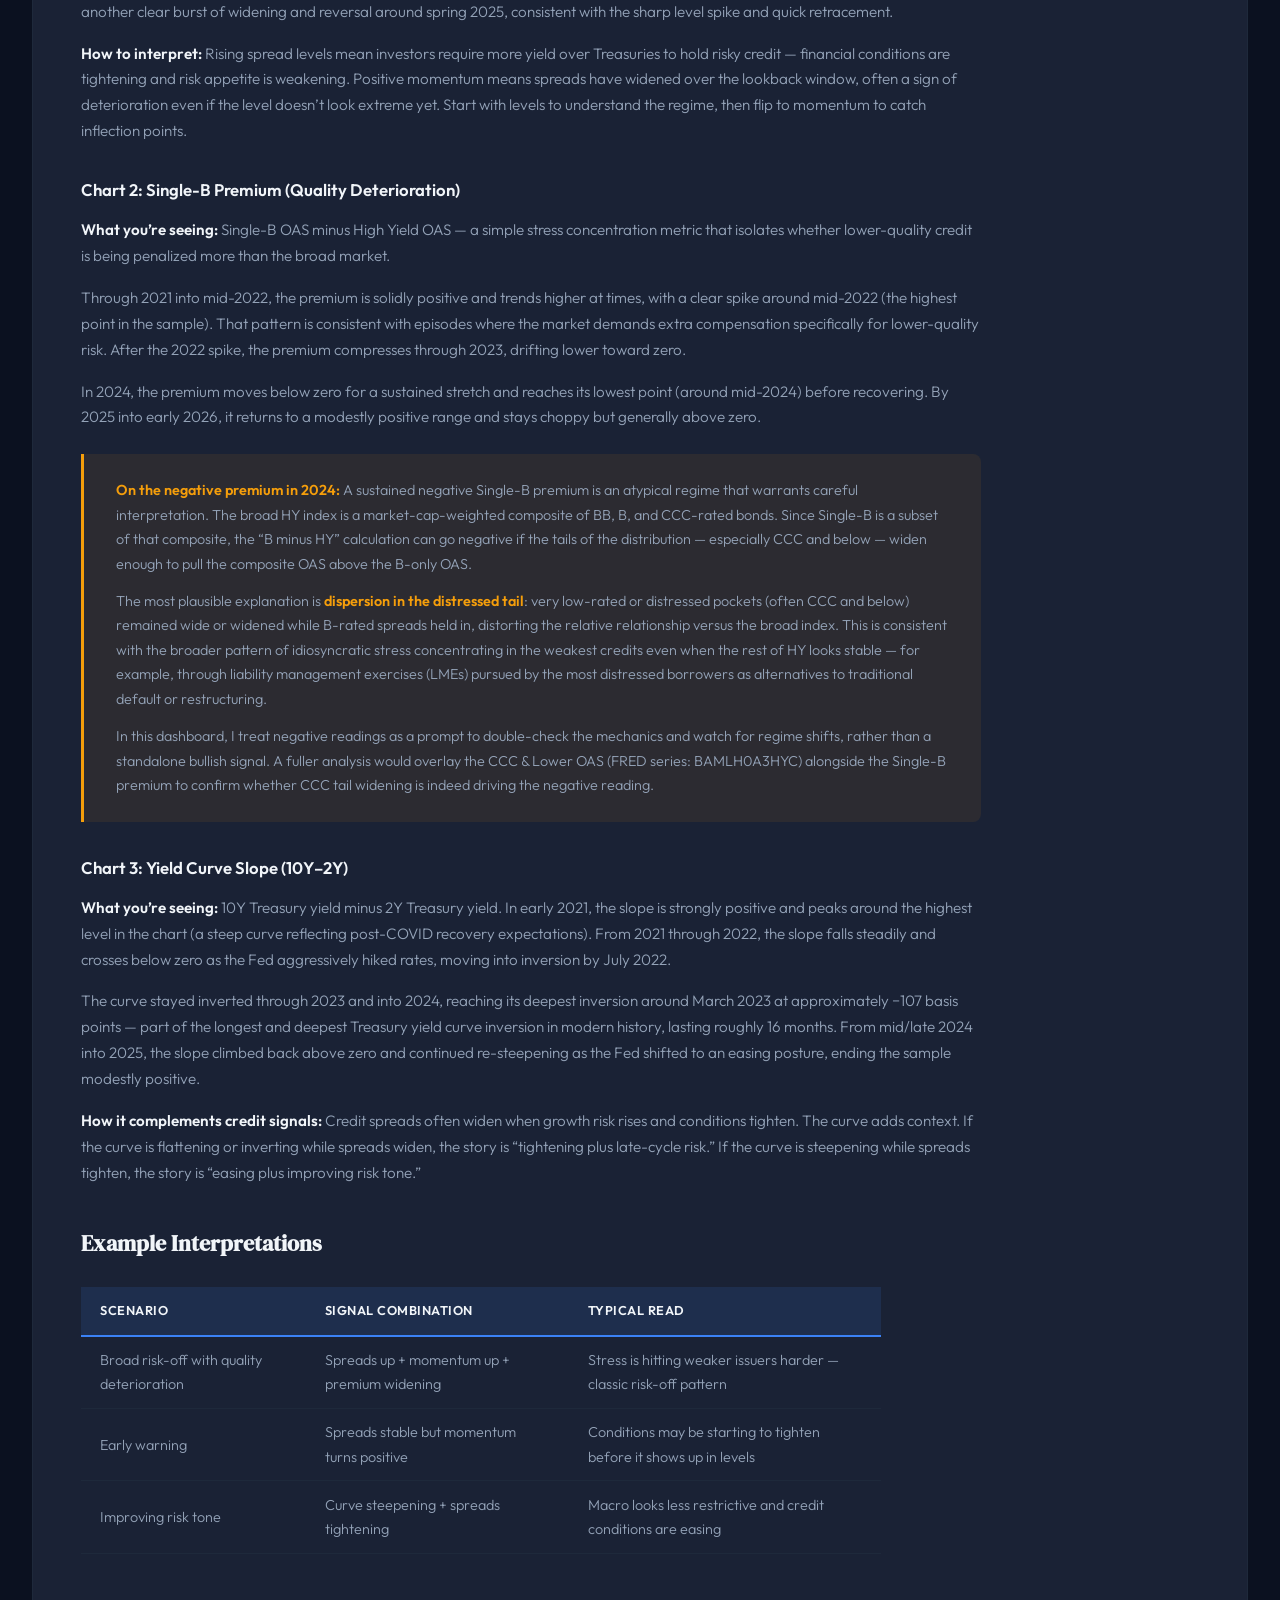
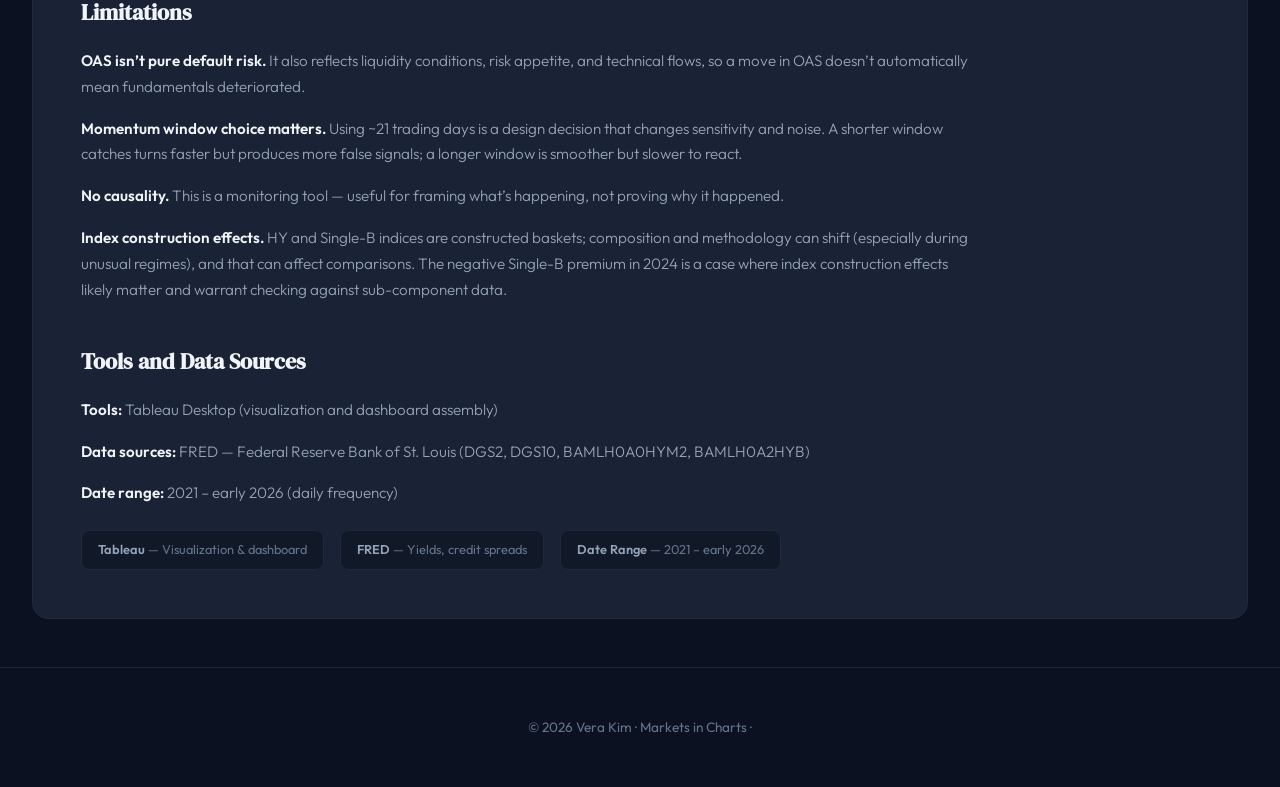
<file: projects/reading-the-risk-stack.html>
<!DOCTYPE html>
<html lang="en">
<head>
    <meta charset="UTF-8">
    <meta name="viewport" content="width=device-width, initial-scale=1.0">
    <title>Reading the Risk Stack | Markets in Charts</title>
    <link href="https://fonts.googleapis.com/css2?family=DM+Serif+Display&family=Outfit:wght@300;400;500;600;700&display=swap" rel="stylesheet">
    <link rel="stylesheet" href="/css/style.css">
</head>
<body>

<nav><div class="nav-inner">
    <a href="/" class="nav-logo">Markets <span>in</span> Charts</a>
    <ul class="nav-links">
        <li><a href="/#projects">Projects</a></li>
        <li><a href="/#about">About</a></li>
        <li><a href="/cdn-cgi/l/email-protection#4d3b283f2c3e22222624200d2a202c2421632e2220">Contact</a></li>
        <li><a href="https://www.linkedin.com/in/vera-sookyung-kim/" target="_blank">LinkedIn</a></li>
    </ul>
</div></nav>

<div class="project-page-header">
    <a href="/" class="back-link">&#8592; Back to all projects</a>
    <div class="project-tags" style="margin-bottom: 1.5rem;">
        <span class="tag tag-risk">Risk Monitoring</span>
        <span class="tag tag-excel">FRED</span>
        <span class="tag tag-tableau">Tableau</span>
    </div>
    <h1>Reading the Risk Stack: Tracking Credit Spreads and Curve Regime in Tableau</h1>
    <p class="project-page-subtitle">A three-panel monitoring tool that tracks broad credit conditions, quality deterioration within high yield, and the macro rate regime &mdash; with a toggle between levels and momentum to catch inflection points early.</p>
</div>

<article class="project-card">

    <div class="metrics-bar">
        <div class="metric"><div class="metric-value neutral">3</div><div class="metric-label">Signal Panels</div></div>
        <div class="metric"><div class="metric-value neutral">5</div><div class="metric-label">FRED Series</div></div>
        <div class="metric"><div class="metric-value neutral">~21</div><div class="metric-label">Day Momentum Window</div></div>
        <div class="metric"><div class="metric-value neutral">2021&ndash;2026</div><div class="metric-label">Date Range</div></div>
    </div>

    <div class="tableau-wrapper">
        <iframe src="https://public.tableau.com/views/Project1_17688550386980/Dashboard1?:embed=y&:display_count=yes&:showVizHome=no&:toolbar=yes" allowfullscreen></iframe>
    </div>

    <div class="embed-note">
        This is an interactive dashboard. Try two things: <strong>toggle Levels vs. Momentum</strong> to compare regime vs. recent change, and <strong>zoom into recent months</strong> to catch inflections that are hard to see on the full-history view. If the dashboard doesn&rsquo;t load, <a href="https://public.tableau.com/app/profile/vera.kim4069/viz/Project1_17688550386980/Dashboard1" target="_blank">view it on Tableau Public</a>.
    </div>

    <div class="writeup">

        <h3>Overview</h3>
        <p>Financial markets often move on a mix of &ldquo;rates&rdquo; and &ldquo;risk.&rdquo; When conditions tighten, it usually shows up quickly in two places: <strong>credit spreads</strong> and the <strong>shape of the yield curve</strong>. This project is a simple market pulse dashboard that tracks both, designed to answer three questions: Is credit stress rising or easing? Is risk concentrating in lower-quality issuers? And is the curve steepening, flattening, or inverted &mdash; and is that change accelerating?</p>

        <h3>What the Dashboard Tracks</h3>
        <p>The dashboard is built around three complementary signals:</p>
        <table class="data-table">
            <thead><tr><th>Signal</th><th>Metric</th><th>What It Tells You</th></tr></thead>
            <tbody>
                <tr><td>Broad credit conditions</td><td>High Yield OAS (BAMLH0A0HYM2)</td><td>Whether investors are demanding more or less compensation for credit and liquidity risk</td></tr>
                <tr><td>Quality deterioration</td><td>Single-B OAS minus HY OAS</td><td>Whether stress is moving &ldquo;down the stack&rdquo; into lower-quality issuers</td></tr>
                <tr><td>Macro / rate regime</td><td>10Y &minus; 2Y Treasury slope</td><td>Whether the curve is steep (growth expectations intact) or flat/inverted (late-cycle conditions)</td></tr>
            </tbody>
        </table>

        <h3>Metrics and Definitions</h3>

        <h4>Yield Curve Slope</h4>
        <p><strong>Slope = 10Y Treasury yield &minus; 2Y Treasury yield.</strong> A more positive slope means a steeper curve; less positive or negative means flatter or inverted. The 10Y&ndash;2Y spread is a widely used regime flag (not a precise timing tool). Inputs are DGS10 and DGS2 from FRED.</p>

        <h4>Credit Spread Level (Broad HY)</h4>
        <p><strong>HY OAS = ICE BofA US High Yield Index Option-Adjusted Spread.</strong> This is the core risk appetite / stress gauge. The ICE BofA OAS represents the calculated spread between a computed index of below-investment-grade bonds (rated BB or below) and a spot Treasury curve, weighted by market capitalization. FRED series: <strong>BAMLH0A0HYM2</strong>, reported in percent units (so a reading of 2.90 corresponds to approximately 290 basis points).</p>

        <h4>Single-B Premium (Quality Deterioration)</h4>
        <p><strong>Single-B premium = Single-B OAS &minus; HY OAS.</strong> When this premium widens, stress is disproportionately hitting lower-quality names. When it narrows, relative pressure on lower quality is easing. The Single-B OAS (FRED series: <strong>BAMLH0A2HYB</strong>) tracks US dollar denominated below-investment-grade corporate debt rated B, a subset of the broader HY index.</p>

        <h4>Momentum Toggle</h4>
        <p><strong>Momentum &asymp; value today &minus; value ~21 trading days ago.</strong> I use ~21 trading days as a practical proxy for one calendar month. This is a deliberate design choice: a shorter window would be more reactive (and noisier), while a longer window would be smoother (and slower). One limitation worth noting: because missing values from holidays and data gaps are intentionally left unfilled, a fixed 21-row offset may occasionally span slightly more or fewer than 21 actual trading days. In practice, the impact is minor, but it means momentum readings around holiday-heavy periods should be interpreted with an extra grain of caution.</p>

        <h3>Data and Preparation</h3>

        <h4>Data Source</h4>
        <p>All series are pulled from <strong>FRED</strong> (Federal Reserve Bank of St. Louis):</p>
        <table class="data-table">
            <thead><tr><th>Series</th><th>FRED Code</th><th>Used In</th></tr></thead>
            <tbody>
                <tr><td>2Y Treasury Yield</td><td>DGS2</td><td>Yield curve slope</td></tr>
                <tr><td>10Y Treasury Yield</td><td>DGS10</td><td>Yield curve slope</td></tr>
                <tr><td>HY OAS</td><td>BAMLH0A0HYM2</td><td>Credit spread level, Single-B premium denominator</td></tr>
                <tr><td>Single-B OAS</td><td>BAMLH0A2HYB</td><td>Single-B premium numerator</td></tr>
            </tbody>
        </table>

        <h4>Units (Easy to Misread)</h4>
        <p>On FRED, these series are displayed in <strong>percent units</strong>. For the spread series (HY OAS and Single-B OAS), a reading like 2.90 means 2.90 percentage points, which market participants often refer to as ~290 bps. In the dashboard, spreads are plotted in percent units for consistency.</p>

        <h4>Dataset Shape</h4>
        <p>The target structure is one row per date, one column per series, with daily frequency preserved (no accidental yearly or monthly aggregation). This matters because momentum is a lookback-by-rows calculation: duplicates, gaps, or mixed frequencies can produce misleading one-month changes.</p>

        <h4>Prep Checks</h4>
        <p>Three things were verified before building the visualizations. First, the date field is recognized as a true date (not text), so daily ordering is correct. Second, no SUM aggregation was applied in the viz &mdash; rates and spreads are levels, typically displayed as AVG per date. Third, missing values are left as missing rather than auto-filled, because filling can create artificial momentum signals around holidays and data gaps.</p>

        <h3>Dashboard Design Choices</h3>

        <h4>Why a Levels vs. Momentum Toggle</h4>
        <p>The toggle exists because &ldquo;level&rdquo; and &ldquo;change&rdquo; answer different questions. <strong>Levels</strong> tell you the regime: are spreads high or low relative to recent history? Is the curve inverted or steep? <strong>Momentum</strong> tells you the direction and speed: are conditions deteriorating right now, even if levels still look benign? In practice, levels can look calm while momentum is quietly turning. Conversely, levels can look stressed while momentum is already improving.</p>

        <h4>Why Three Charts</h4>
        <p>Each chart is intentionally narrow so the dashboard stays interpretable. <strong>Chart 1 (Credit Spreads)</strong> shows HY vs. Single-B OAS and answers whether broad credit is tightening or loosening. <strong>Chart 2 (Single-B Premium)</strong> shows the difference and answers whether stress is concentrated in lower quality. <strong>Chart 3 (Yield Curve Slope)</strong> shows 10Y&ndash;2Y and provides the macro regime context. Together, credit gives a stress read; the premium shows where stress is concentrated; the curve provides the macro backdrop.</p>

        <h4>Why Fixed Tick Marks and Time Controls</h4>
        <p>Time-series charts become hard to read if axis labels are cluttered or inconsistent. Fixed tick marks and simple time controls improve comparability (the same window looks consistent across charts), readability (fewer labels reduce noise), and narrative (viewers can quickly zoom to recent months without getting lost).</p>

        <h3>How to Read Each Chart</h3>

        <h4>Chart 1: Credit Spreads (HY vs. Single-B OAS)</h4>
        <p><strong>What you&rsquo;re seeing:</strong> Two lines &mdash; High Yield OAS (broad HY) and Single-B OAS (lower-quality HY). These reflect the market compensation required to hold credit risk. In the levels view, Single-B sits above broad HY most of the time, which is expected since lower-quality credit typically demands extra compensation.</p>
        <p>Spreads are relatively contained through 2021, then reprice sharply wider in early&ndash;mid 2022, marking the most obvious stress episode in the sample &mdash; consistent with the Federal Reserve&rsquo;s aggressive rate hiking cycle that began that year. After the 2022 peak, spreads tighten but remain choppy through late 2022&ndash;2023. By 2024, spreads settle into a lower, calmer range. A notable sharp widening spike appears around spring 2025, driven primarily by tariff-related uncertainty, which retraces relatively quickly as policy softened, and the series returns closer to its prior range into late 2025 / early 2026.</p>
        <p><strong>Momentum view:</strong> HY and Single-B move closely together most of the time, meaning they often widen and tighten in sync, but Single-B tends to show slightly larger spikes during stress. The biggest momentum swings occur around mid-2022, where large positive spikes (rapid widening) are followed by large negative spikes (rapid tightening). Momentum is more contained through 2023&ndash;2024, and there is another clear burst of widening and reversal around spring 2025, consistent with the sharp level spike and quick retracement.</p>
        <p><strong>How to interpret:</strong> Rising spread levels mean investors require more yield over Treasuries to hold risky credit &mdash; financial conditions are tightening and risk appetite is weakening. Positive momentum means spreads have widened over the lookback window, often a sign of deterioration even if the level doesn&rsquo;t look extreme yet. Start with levels to understand the regime, then flip to momentum to catch inflection points.</p>

        <h4>Chart 2: Single-B Premium (Quality Deterioration)</h4>
        <p><strong>What you&rsquo;re seeing:</strong> Single-B OAS minus High Yield OAS &mdash; a simple stress concentration metric that isolates whether lower-quality credit is being penalized more than the broad market.</p>
        <p>Through 2021 into mid-2022, the premium is solidly positive and trends higher at times, with a clear spike around mid-2022 (the highest point in the sample). That pattern is consistent with episodes where the market demands extra compensation specifically for lower-quality risk. After the 2022 spike, the premium compresses through 2023, drifting lower toward zero.</p>
        <p>In 2024, the premium moves below zero for a sustained stretch and reaches its lowest point (around mid-2024) before recovering. By 2025 into early 2026, it returns to a modestly positive range and stays choppy but generally above zero.</p>

        <div class="callout">
            <p><strong>On the negative premium in 2024:</strong> A sustained negative Single-B premium is an atypical regime that warrants careful interpretation. The broad HY index is a market-cap-weighted composite of BB, B, and CCC-rated bonds. Since Single-B is a subset of that composite, the &ldquo;B minus HY&rdquo; calculation can go negative if the tails of the distribution &mdash; especially CCC and below &mdash; widen enough to pull the composite OAS above the B-only OAS.</p>
            <p>The most plausible explanation is <strong>dispersion in the distressed tail</strong>: very low-rated or distressed pockets (often CCC and below) remained wide or widened while B-rated spreads held in, distorting the relative relationship versus the broad index. This is consistent with the broader pattern of idiosyncratic stress concentrating in the weakest credits even when the rest of HY looks stable &mdash; for example, through liability management exercises (LMEs) pursued by the most distressed borrowers as alternatives to traditional default or restructuring.</p>
            <p>In this dashboard, I treat negative readings as a prompt to double-check the mechanics and watch for regime shifts, rather than a standalone bullish signal. A fuller analysis would overlay the CCC &amp; Lower OAS (FRED series: BAMLH0A3HYC) alongside the Single-B premium to confirm whether CCC tail widening is indeed driving the negative reading.</p>
        </div>

        <h4>Chart 3: Yield Curve Slope (10Y&ndash;2Y)</h4>
        <p><strong>What you&rsquo;re seeing:</strong> 10Y Treasury yield minus 2Y Treasury yield. In early 2021, the slope is strongly positive and peaks around the highest level in the chart (a steep curve reflecting post-COVID recovery expectations). From 2021 through 2022, the slope falls steadily and crosses below zero as the Fed aggressively hiked rates, moving into inversion by July 2022.</p>
        <p>The curve stayed inverted through 2023 and into 2024, reaching its deepest inversion around March 2023 at approximately &minus;107 basis points &mdash; part of the longest and deepest Treasury yield curve inversion in modern history, lasting roughly 16 months. From mid/late 2024 into 2025, the slope climbed back above zero and continued re-steepening as the Fed shifted to an easing posture, ending the sample modestly positive.</p>
        <p><strong>How it complements credit signals:</strong> Credit spreads often widen when growth risk rises and conditions tighten. The curve adds context. If the curve is flattening or inverting while spreads widen, the story is &ldquo;tightening plus late-cycle risk.&rdquo; If the curve is steepening while spreads tighten, the story is &ldquo;easing plus improving risk tone.&rdquo;</p>

        <h3>Example Interpretations</h3>
        <table class="data-table">
            <thead><tr><th>Scenario</th><th>Signal Combination</th><th>Typical Read</th></tr></thead>
            <tbody>
                <tr><td>Broad risk-off with quality deterioration</td><td>Spreads up + momentum up + premium widening</td><td>Stress is hitting weaker issuers harder &mdash; classic risk-off pattern</td></tr>
                <tr><td>Early warning</td><td>Spreads stable but momentum turns positive</td><td>Conditions may be starting to tighten before it shows up in levels</td></tr>
                <tr><td>Improving risk tone</td><td>Curve steepening + spreads tightening</td><td>Macro looks less restrictive and credit conditions are easing</td></tr>
            </tbody>
        </table>

        <h3>Limitations</h3>
        <p><strong>OAS isn&rsquo;t pure default risk.</strong> It also reflects liquidity conditions, risk appetite, and technical flows, so a move in OAS doesn&rsquo;t automatically mean fundamentals deteriorated.</p>
        <p><strong>Momentum window choice matters.</strong> Using ~21 trading days is a design decision that changes sensitivity and noise. A shorter window catches turns faster but produces more false signals; a longer window is smoother but slower to react.</p>
        <p><strong>No causality.</strong> This is a monitoring tool &mdash; useful for framing what&rsquo;s happening, not proving why it happened.</p>
        <p><strong>Index construction effects.</strong> HY and Single-B indices are constructed baskets; composition and methodology can shift (especially during unusual regimes), and that can affect comparisons. The negative Single-B premium in 2024 is a case where index construction effects likely matter and warrant checking against sub-component data.</p>

        <h3>Tools and Data Sources</h3>
        <p><strong>Tools:</strong> Tableau Desktop (visualization and dashboard assembly)</p>
        <p><strong>Data sources:</strong> FRED &mdash; Federal Reserve Bank of St. Louis (DGS2, DGS10, BAMLH0A0HYM2, BAMLH0A2HYB)</p>
        <p><strong>Date range:</strong> 2021 &ndash; early 2026 (daily frequency)</p>
        <div class="sources">
            <div class="source-chip"><strong>Tableau</strong> &mdash; Visualization &amp; dashboard</div>
            <div class="source-chip"><strong>FRED</strong> &mdash; Yields, credit spreads</div>
            <div class="source-chip"><strong>Date Range</strong> &mdash; 2021 &ndash; early 2026</div>
        </div>
    </div>
</article>

<footer><p>&copy; 2026 Vera Kim &middot; Markets in Charts &middot; <a href="https://www.linkedin.com/in/vera-sookyung-kim/" target="_blank">
</file>
<file: css/style.css>
:root {
    --bg-primary: #0B1120;
    --bg-secondary: #111827;
    --bg-card: #1A2235;
    --accent: #3B82F6;
    --accent-warm: #F59E0B;
    --accent-red: #EF4444;
    --accent-green: #10B981;
    --text-primary: #F1F5F9;
    --text-secondary: #94A3B8;
    --text-muted: #64748B;
    --border: #1E293B;
}
* { margin: 0; padding: 0; box-sizing: border-box; }
body { font-family: 'Outfit', sans-serif; background: var(--bg-primary); color: var(--text-primary); line-height: 1.7; -webkit-font-smoothing: antialiased; }

/* ── NAVIGATION ── */
nav { position: fixed; top: 0; width: 100%; z-index: 100; background: rgba(11,17,32,0.85); backdrop-filter: blur(20px); border-bottom: 1px solid var(--border); padding: 0 2rem; }
.nav-inner { max-width: 1400px; margin: 0 auto; display: flex; justify-content: space-between; align-items: center; height: 64px; }
.nav-logo { font-family: 'DM Serif Display', serif; font-size: 1.3rem; color: var(--text-primary); text-decoration: none; }
.nav-logo span { color: var(--accent); }
.nav-links { display: flex; gap: 2rem; list-style: none; }
.nav-links a { color: var(--text-secondary); text-decoration: none; font-size: 0.9rem; font-weight: 500; transition: color 0.2s; }
.nav-links a:hover { color: var(--text-primary); }

/* ── HERO ── */
.hero { padding: 10rem 2rem 4rem; max-width: 1400px; margin: 0 auto; position: relative; }
.hero::before { content: ''; position: absolute; top: 80px; right: -200px; width: 600px; height: 600px; background: radial-gradient(circle, rgba(59,130,246,0.08) 0%, transparent 70%); pointer-events: none; }
.hero-eyebrow { font-size: 0.8rem; font-weight: 600; letter-spacing: 3px; text-transform: uppercase; color: var(--accent); margin-bottom: 1.2rem; }
.hero h1 { font-family: 'DM Serif Display', serif; font-size: 3.5rem; font-weight: 400; line-height: 1.15; margin-bottom: 1.5rem; max-width: 700px; }
.hero h1 em { font-style: normal; background: linear-gradient(135deg, var(--accent), #818CF8); -webkit-background-clip: text; -webkit-text-fill-color: transparent; }
.hero-subtitle { font-size: 1.15rem; color: var(--text-secondary); max-width: 600px; margin-bottom: 2rem; font-weight: 300; }
.hero-meta { display: flex; gap: 2rem; flex-wrap: wrap; }
.hero-meta a { color: var(--text-muted); text-decoration: none; font-size: 0.9rem; transition: color 0.2s; }
.hero-meta a:hover { color: var(--accent); }

/* ── SECTIONS ── */
section { padding: 4rem 2rem; }
.container { max-width: 1400px; margin: 0 auto; }
.section-label { font-size: 0.75rem; font-weight: 600; letter-spacing: 3px; text-transform: uppercase; color: var(--accent-warm); margin-bottom: 0.8rem; }
.section-title { font-family: 'DM Serif Display', serif; font-size: 2.2rem; margin-bottom: 1rem; }
.section-desc { color: var(--text-secondary); max-width: 700px; margin-bottom: 3rem; font-weight: 300; }

/* ── PROJECT CARDS (index page) ── */
.project-grid { display: grid; grid-template-columns: 1fr; gap: 2rem; }
.preview-card { background: var(--bg-card); border: 1px solid var(--border); border-radius: 16px; overflow: hidden; transition: border-color 0.3s, transform 0.2s; text-decoration: none; color: inherit; display: block; }
.preview-card:hover { border-color: rgba(59,130,246,0.3); transform: translateY(-4px); }
.preview-card-inner { padding: 2.5rem 3rem; }
.preview-card-top { display: flex; justify-content: space-between; align-items: flex-start; flex-wrap: wrap; gap: 1rem; margin-bottom: 1rem; }
.preview-card h3 { font-family: 'DM Serif Display', serif; font-size: 1.5rem; font-weight: 400; }
.preview-card p { color: var(--text-secondary); font-weight: 300; font-size: 0.95rem; margin-bottom: 1.5rem; }
.preview-metrics { display: flex; gap: 2rem; flex-wrap: wrap; }
.preview-metric-value { font-size: 1.3rem; font-weight: 700; }
.preview-metric-label { font-size: 0.7rem; color: var(--text-muted); text-transform: uppercase; letter-spacing: 0.5px; }
.preview-cta { display: inline-flex; align-items: center; gap: 0.4rem; color: var(--accent); font-size: 0.9rem; font-weight: 500; margin-top: 1.5rem; }

/* ── TAGS ── */
.project-tags { display: flex; gap: 0.5rem; flex-wrap: wrap; }
.tag { padding: 0.3rem 0.8rem; border-radius: 20px; font-size: 0.75rem; font-weight: 500; }
.tag-excel { background: rgba(16,185,129,0.15); color: var(--accent-green); }
.tag-tableau { background: rgba(59,130,246,0.15); color: var(--accent); }
.tag-risk { background: rgba(245,158,11,0.15); color: var(--accent-warm); }

/* ── PROJECT PAGE ── */
.project-page-header { padding: 8rem 2rem 2rem; max-width: 1400px; margin: 0 auto; }
.project-page-header h1 { font-family: 'DM Serif Display', serif; font-size: 2.5rem; font-weight: 400; line-height: 1.2; margin-bottom: 1rem; max-width: 900px; }
.project-page-subtitle { color: var(--text-secondary); font-weight: 300; font-size: 1.1rem; max-width: 800px; margin-bottom: 2rem; }
.back-link { display: inline-flex; align-items: center; gap: 0.4rem; color: var(--text-muted); text-decoration: none; font-size: 0.9rem; margin-bottom: 1.5rem; transition: color 0.2s; }
.back-link:hover { color: var(--accent); }

.project-card { background: var(--bg-card); border: 1px solid var(--border); border-radius: 16px; overflow: hidden; margin: 0 2rem 3rem; max-width: 1400px; }
@media (min-width: 1440px) { .project-card { margin: 0 auto 3rem; } }

/* ── METRICS BAR ── */
.metrics-bar { display: grid; grid-template-columns: repeat(auto-fit, minmax(160px, 1fr)); gap: 1px; background: var(--border); border-top: 1px solid var(--border); }
.metric { background: var(--bg-card); padding: 1.5rem 1.8rem; text-align: center; }
.metric-value { font-size: 1.6rem; font-weight: 700; }
.metric-value.up { color: var(--accent-green); }
.metric-value.down { color: var(--accent-red); }
.metric-value.neutral { color: var(--accent); }
.metric-label { font-size: 0.75rem; color: var(--text-muted); margin-top: 0.3rem; letter-spacing: 0.5px; text-transform: uppercase; }

/* ── TABLEAU EMBED ── */
.tableau-wrapper { width: 100%; background: #0D1117; border-top: 1px solid var(--border); border-bottom: 1px solid var(--border); }
.tableau-wrapper iframe { width: 100%; height: 780px; border: none; display: block; }

/* ── EMBED NOTE ── */
.embed-note { background: rgba(59,130,246,0.08); border: 1px solid rgba(59,130,246,0.2); border-radius: 8px; padding: 1rem 1.5rem; margin: 0 3rem; font-size: 0.85rem; color: var(--text-muted); }
.embed-note a { color: var(--accent); text-decoration: none; }
.embed-note a:hover { text-decoration: underline; }

/* ── WRITEUP ── */
.writeup { padding: 3rem; }
.writeup h3 { font-family: 'DM Serif Display', serif; font-size: 1.4rem; margin: 2.5rem 0 1rem; color: var(--text-primary); }
.writeup h3:first-child { margin-top: 0; }
.writeup h4 { font-size: 1.05rem; font-weight: 600; margin: 2rem 0 0.8rem; color: var(--text-primary); }
.writeup p { color: var(--text-secondary); margin-bottom: 1rem; max-width: 900px; font-weight: 300; font-size: 0.95rem; }
.writeup strong { color: var(--text-primary); font-weight: 600; }
.writeup ul { list-style: none; padding: 0; margin: 1rem 0 1.5rem; max-width: 900px; }
.writeup ul li { color: var(--text-secondary); font-weight: 300; font-size: 0.95rem; padding: 0.6rem 0 0.6rem 1.5rem; position: relative; border-bottom: 1px solid var(--border); }
.writeup ul li:last-child { border-bottom: none; }
.writeup ul li::before { content: ''; position: absolute; left: 0; top: 50%; transform: translateY(-50%); width: 6px; height: 6px; border-radius: 50%; background: var(--accent); }

/* ── DATA TABLE ── */
.data-table { width: 100%; max-width: 800px; border-collapse: collapse; margin: 1.5rem 0 2rem; font-size: 0.9rem; }
.data-table thead th { background: rgba(59,130,246,0.12); color: var(--text-primary); font-weight: 600; text-align: left; padding: 0.8rem 1.2rem; border-bottom: 2px solid var(--accent); font-size: 0.8rem; letter-spacing: 0.5px; text-transform: uppercase; }
.data-table tbody td { padding: 0.7rem 1.2rem; border-bottom: 1px solid var(--border); color: var(--text-secondary); font-weight: 300; }
.data-table tbody tr:hover { background: rgba(59,130,246,0.04); }
.data-table .val-up { color: var(--accent-green); font-weight: 600; }
.data-table .val-down { color: var(--accent-red); font-weight: 600; }

/* ── CALLOUT ── */
.callout { background: rgba(245,158,11,0.08); border-left: 3px solid var(--accent-warm); padding: 1.5rem 2rem; border-radius: 0 8px 8px 0; margin: 1.5rem 0 2rem; max-width: 900px; }
.callout p { color: var(--text-secondary); margin: 0 0 0.8rem; font-size: 0.9rem; }
.callout p:last-child { margin-bottom: 0; }
.callout strong { color: var(--accent-warm); }

/* ── SOURCES ── */
.sources { display: flex; gap: 1rem; flex-wrap: wrap; margin-top: 1.5rem; }
.source-chip { background: var(--bg-secondary); border: 1px solid var(--border); padding: 0.5rem 1rem; border-radius: 8px; font-size: 0.8rem; color: var(--text-muted); }
.source-chip strong { color: var(--text-secondary); }

/* ── FOOTER ── */
footer { padding: 3rem 2rem; border-top: 1px solid var(--border); text-align: center; }
footer p { color: var(--text-muted); font-size: 0.85rem; }
footer a { color: var(--accent); text-decoration: none; }

/* ── RESPONSIVE ── */
@media (max-width: 768px) {
    .hero h1 { font-size: 2.2rem; }
    .hero { padding: 8rem 1.5rem 3rem; }
    .project-page-header { padding: 7rem 1.5rem 1.5rem; }
    .project-page-header h1 { font-size: 1.8rem; }
    .project-card { margin: 0 1rem 2rem; }
    .preview-card-inner { padding: 1.5rem; }
    .writeup { padding: 1.5rem; }
    .embed-note { margin: 0 1.5rem; }
    .tableau-wrapper iframe { height: 500px; }
    .nav-links { gap: 1rem; }
    .preview-metrics { gap: 1.2rem; }
}

/* ── ANIMATIONS ── */
.fade-in { opacity: 0; transform: translateY(20px); animation: fadeIn 0.6s ease forwards; }
.fade-in-d1 { animation-delay: 0.1s; }
.fade-in-d2 { animation-delay: 0.2s; }
@keyframes fadeIn { to { opacity: 1; transform: translateY(0); } }
</file>
